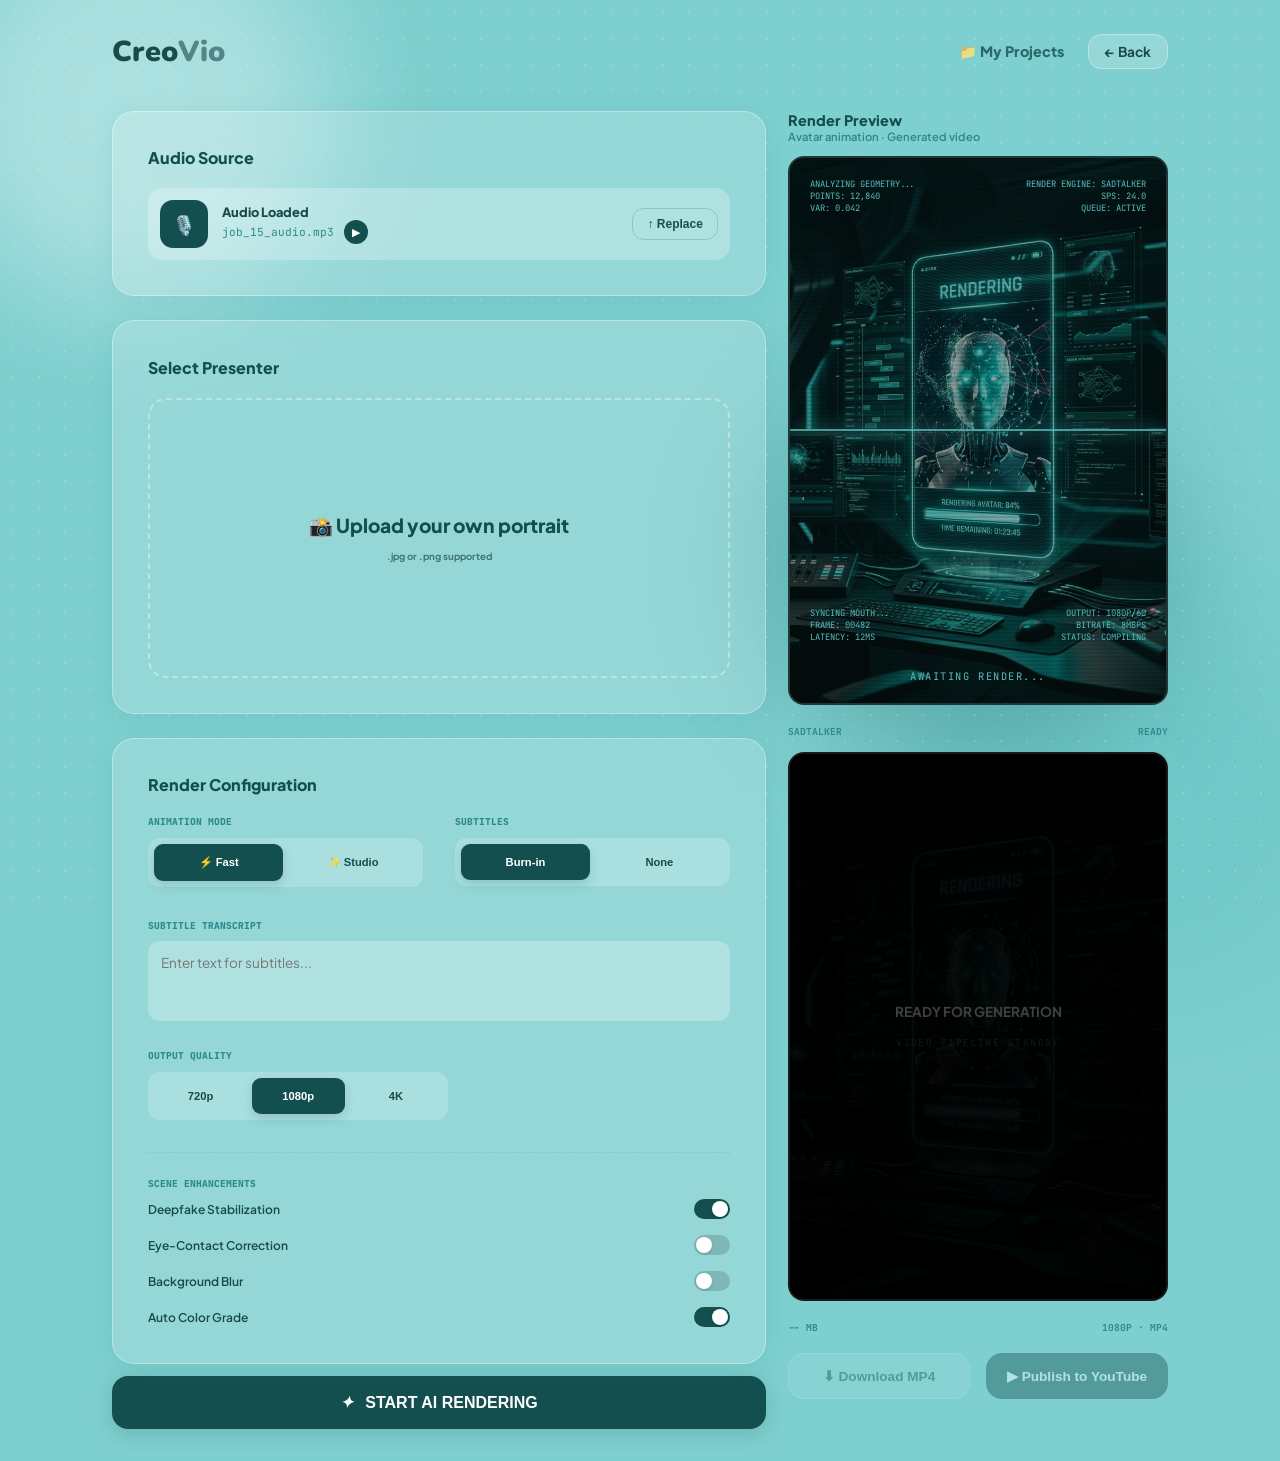
<file: video.html>
<!DOCTYPE html>
<html lang="en">
<head>
    <script src="config.js"></script>
    <meta charset="UTF-8">
    <meta name="viewport" content="width=device-width, initial-scale=1.0">
    <title>Video Presenter - CreoVio Studio</title>
    
    <link rel="preconnect" href="https://fonts.googleapis.com">
    <link rel="preconnect" href="https://fonts.gstatic.com" crossorigin>
    <link href="https://fonts.googleapis.com/css2?family=Plus+Jakarta+Sans:wght@500;700;800&family=JetBrains+Mono:wght@500;700&family=Nunito:wght@400;600;700;800;900&display=swap" rel="stylesheet">
    
    <style>
        :root {
            --bg-teal: #7ecfcf;
            --dark-teal: #144f4f;
            --mid-teal: #1f6b6b;
            --accent-teal: #5bbcbc;
            --muted-teal: #2d8a8a;
            --text-dark: #1a4a4a;
            --glass-bg: rgba(255, 255, 255, 0.18);
            --glass-border: rgba(255, 255, 255, 0.35);
            --card-hover: rgba(255, 255, 255, 0.27);
            --shadow-soft: 0 4px 24px rgba(45, 138, 138, 0.12);
        }

        * { margin: 0; padding: 0; box-sizing: border-box; -webkit-font-smoothing: antialiased; }

        body {
            background: var(--bg-teal);
            color: var(--text-dark);
            font-family: 'Plus Jakarta Sans', sans-serif;
            min-height: 100vh;
            overflow-x: hidden;
            position: relative;
        }

        /* Background texture and blobs */
        .dot-grid {
            position: fixed;
            inset: 0;
            background: radial-gradient(circle, rgba(255, 255, 255, 0.15) 1px, transparent 1px);
            background-size: 26px 26px;
            z-index: -1;
        }

        .blob {
            position: fixed;
            width: 400px;
            height: 400px;
            filter: blur(60px);
            opacity: 0.35;
            border-radius: 50%;
            z-index: -2;
            animation: blobDrift 20s infinite alternate ease-in-out;
        }
        .blob-1 { background: white; top: -10%; left: -5%; }
        .blob-2 { background: var(--accent-teal); bottom: -10%; right: -5%; animation-delay: -5s; }
        .blob-3 { background: var(--mid-teal); top: 40%; left: 60%; animation-duration: 25s; }

        @keyframes blobDrift { 0%{transform:translate(0,0) scale(1);} 100%{transform:translate(30px,40px) scale(1.1);} }
        @keyframes fadeDown { from{opacity:0;transform:translateY(-14px);} to{opacity:1;transform:translateY(0);} }
        @keyframes slideUp { from{opacity:0;transform:translateY(18px);} to{opacity:1;transform:translateY(0);} }
        @keyframes hologram { 
            0% { opacity: 0.7; transform: scale(1.02); filter: hue-rotate(0deg) brightness(1.2); }
            50% { opacity: 1; transform: scale(1); filter: hue-rotate(5deg) brightness(1.4); }
            100% { opacity: 0.7; transform: scale(1.02); filter: hue-rotate(0deg) brightness(1.2); }
        }
        @keyframes flicker {
            0% { opacity: 0.8; }
            5% { opacity: 0.4; }
            10% { opacity: 0.8; }
            15% { opacity: 0.9; }
            20% { opacity: 0.5; }
            25% { opacity: 1; }
            80% { opacity: 1; }
            90% { opacity: 0.6; }
            100% { opacity: 0.8; }
        }
        @keyframes scanline {
            0% { transform: translateY(-100%); }
            100% { transform: translateY(100%); }
        }
        @keyframes laserMove {
            0% { top: 0%; opacity: 0; }
            5% { opacity: 1; }
            95% { opacity: 1; }
            100% { top: 100%; opacity: 0; }
        }
        @keyframes hudFlicker {
            0%, 100% { opacity: 0.6; }
            50% { opacity: 0.2; }
            51% { opacity: 0.8; }
        }
        @keyframes glitchMove {
            0% { clip-path: inset(80% 0 0 0); }
            20% { clip-path: inset(20% 0 60% 0); }
            40% { clip-path: inset(50% 0 30% 0); }
            60% { clip-path: inset(10% 0 80% 0); }
            80% { clip-path: inset(40% 0 20% 0); }
            100% { clip-path: inset(80% 0 0 0); }
        }
        @keyframes barPulse { 0%,100%{height:5px;opacity:0.35;} 50%{height:22px;opacity:0.8;} }
        @keyframes spinStar { to{transform:rotate(360deg);} }
        @keyframes scanDown { 0%{top:3%;opacity:1;} 85%{top:97%;opacity:0.8;} 100%{top:3%;opacity:0;} }
        @keyframes ringExp { 0%{width:60px;height:60px;opacity:0.7;} 100%{width:160px;height:160px;opacity:0;} }
        @keyframes stPulse { 0%,100%{opacity:1;box-shadow:0 0 0 0 rgba(31,107,107,0.4);} 50%{box-shadow:0 0 0 5px rgba(31,107,107,0);} }
        @keyframes sdPulse { 0%,100%{opacity:1;} 50%{opacity:0.3;} }

        /* Layout Container */
        .wrapper {
            max-width: 1120px;
            margin: 0 auto;
            padding: 2rem;
        }

        header {
            display: flex;
            justify-content: space-between;
            align-items: center;
            margin-bottom: 2.5rem;
            animation: fadeDown 0.5s ease;
        }

        .logo {
            font-size: 1.8rem;
            font-weight: 900;
            color: var(--text-dark);
            font-family: 'Nunito', sans-serif;
        }
        .logo span { opacity: 0.6; }

        .header-meta { display: flex; align-items: center; gap: 1rem; }
        
        .ai-pill {
            background: var(--glass-bg);
            border: 1px solid var(--glass-border);
            padding: 8px 16px;
            border-radius: 100px;
            font-size: 0.75rem;
            font-weight: 800;
            display: flex;
            align-items: center;
            gap: 8px;
            backdrop-filter: blur(8px);
        }

        .dot { width: 6px; height: 6px; background: #34d399; border-radius: 50%; animation: stPulse 2s infinite; }

        .btn-back {
            background: var(--glass-bg);
            border: 1px solid var(--glass-border);
            padding: 8px 16px;
            border-radius: 14px;
            font-weight: 700;
            font-size: 0.85rem;
            color: var(--text-dark);
            text-decoration: none;
            backdrop-filter: blur(8px);
        }

        /* Progress Bar */
        .stage-bar {
            max-width: 600px;
            margin: 0 auto 3rem;
            display: flex;
            justify-content: space-between;
            align-items: center;
            position: relative;
        }

        .stage-bar::before {
            content: '';
            position: absolute;
            top: 15px;
            left: 0;
            right: 0;
            height: 1.5px;
            background: rgba(255,255,255,0.4);
            z-index: 0;
        }

        .step {
            width: 30px;
            height: 30px;
            background: var(--dark-teal);
            border-radius: 50%;
            display: flex;
            align-items: center;
            justify-content: center;
            color: white;
            font-size: 0.7rem;
            font-weight: 800;
            z-index: 1;
            position: relative;
            box-shadow: 0 0 0 4px var(--bg-teal);
        }

        .step.active {
            background: white;
            color: var(--dark-teal);
            box-shadow: 0 0 0 4px rgba(255,255,255,0.25), 0 0 0 8px var(--bg-teal);
        }

        .step.inactive { opacity: 0.4; }

        .step-label {
            position: absolute;
            top: 38px;
            font-size: 0.6rem;
            font-weight: 800;
            white-space: nowrap;
            text-transform: uppercase;
            letter-spacing: 0.05em;
            color: var(--muted-teal);
        }

        /* Two-Column Grid */
        .app-grid {
            display: grid;
            grid-template-columns: 1fr 380px;
            gap: 22px;
            align-items: stretch;
        }
        
        .controls-col {
            display: flex;
            flex-direction: column;
            justify-content: space-between;
        }

        /* Card System */
        .card {
            background: var(--glass-bg);
            border: 1.5px solid var(--glass-border);
            backdrop-filter: blur(16px);
            border-radius: 22px;
            padding: 2.2rem;
            box-shadow: var(--shadow-soft);
            margin-bottom: 0.8rem; /* Minimal gap */
            transition: all 0.3s ease;
            animation: slideUp 0.5s ease both;
        }

        .card:hover { background: var(--card-hover); border-color: rgba(255,255,255,0.5); }

        .card-title {
            font-size: 1rem;
            font-weight: 800;
            margin-bottom: 1.25rem;
            color: var(--dark-teal);
        }

        /* Audio Source Card */
        .audio-inner {
            background: rgba(255,255,255,0.25);
            border-radius: 14px;
            padding: 12px;
            display: flex;
            align-items: center;
            gap: 14px;
        }

        .mic-box {
            width: 48px;
            height: 48px;
            background: var(--dark-teal);
            border-radius: 13px;
            display: flex;
            align-items: center;
            justify-content: center;
            color: white;
            font-size: 1.2rem;
            animation: audioBreath 2s infinite ease-in-out;
        }

        .audio-meta { flex: 1; }
        .audio-status { font-size: 0.8rem; font-weight: 800; display: block; }
        .audio-file { font-family: 'JetBrains Mono', monospace; font-size: 0.7rem; color: var(--muted-teal); }

        .waveform { display: flex; align-items: flex-end; gap: 3px; height: 22px; padding: 0 10px; }
        .wf-bar {
            width: 3px;
            background: var(--dark-teal);
            opacity: 0.5;
            border-radius: 2px;
            animation: barPulse 1s infinite alternate;
        }

        .btn-replace {
            background: transparent;
            border: 1.5px solid rgba(20, 79, 79, 0.2);
            padding: 8px 14px;
            border-radius: 12px;
            font-size: 0.75rem;
            font-weight: 800;
            cursor: pointer;
            color: var(--dark-teal);
            transition: all 0.2s;
        }
        .btn-replace:hover { background: white; border-color: white; }

        /* Robot Grid */
        .robot-grid {
            display: grid;
            grid-template-columns: repeat(3, 1fr);
            gap: 12px;
            margin-bottom: 1.2rem;
        }

        .robot-slot {
            aspect-ratio: 1;
            border: 2px solid rgba(255,255,255,0.3);
            border-radius: 18px;
            display: flex;
            align-items: center;
            justify-content: center;
            cursor: pointer;
            position: relative;
            transition: all 0.3s;
        }

        .robot-slot:hover { border-color: white; background: rgba(255,255,255,0.1); }

        .robot-slot.selected {
            background: var(--dark-teal);
            border-color: var(--dark-teal);
            box-shadow: 0 8px 24px rgba(20, 79, 79, 0.3);
        }

        .robot-slot.selected svg path,
        .robot-slot.selected svg rect,
        .robot-slot.selected svg circle { stroke: white; }

        .check-badge {
            position: absolute;
            top: -6px;
            right: -6px;
            width: 20px;
            height: 20px;
            background: white;
            border-radius: 50%;
            display: flex;
            align-items: center;
            justify-content: center;
            color: var(--dark-teal);
            font-size: 0.7rem;
            opacity: 0;
            transform: scale(0.5);
            transition: all 0.3s;
        }

        .robot-slot.selected .check-badge { opacity: 1; transform: scale(1); }

        .upload-dashed {
            border: 2px dashed rgba(255,255,255,0.35);
            border-radius: 18px;
            padding: 1.2rem;
            text-align: center;
            cursor: pointer;
            transition: all 0.3s;
        }
        .upload-dashed:hover { background: rgba(255,255,255,0.1); border-color: white; }
        .upload-dashed span { display: block; font-size: 0.75rem; font-weight: 800; color: var(--muted-teal); }
        .upload-dashed small { font-size: 0.6rem; opacity: 0.6; }

        /* Render Config */
        .config-grid { display: grid; grid-template-columns: 1fr 1fr; gap: 1.5rem; margin-bottom: 1.5rem; }
        .config-label {
            font-family: 'JetBrains Mono', monospace;
            font-size: 0.6rem;
            font-weight: 800;
            color: var(--muted-teal);
            text-transform: uppercase;
            margin-bottom: 0.6rem;
            display: block;
        }

        select {
            width: 100%;
            padding: 12px;
            background: rgba(255,255,255,0.25);
            border: 1.5px solid transparent;
            border-radius: 12px;
            color: var(--text-dark);
            font-weight: 700;
            font-size: 0.85rem;
            outline: none;
            cursor: pointer;
        }
        select:focus { border-color: var(--accent-teal); background: white; }

        .toggle-row {
            display: flex;
            gap: 5px;
            background: rgba(255,255,255,0.2);
            padding: 4px;
            border-radius: 12px;
        }

        .toggle-btn {
            flex: 1;
            padding: 10px;
            border-radius: 9px;
            border: none;
            font-size: 0.7rem;
            font-weight: 800;
            color: var(--text-dark);
            background: transparent;
            cursor: pointer;
            transition: all 0.3s;
        }

        .toggle-btn.active {
            background: var(--dark-teal);
            color: white;
            box-shadow: 0 4px 12px rgba(20, 79, 79, 0.2);
        }

        /* Start Render Btn */
        .btn-render {
            width: 100%;
            background: var(--dark-teal);
            color: white;
            border: none;
            padding: 17px;
            border-radius: 16px;
            font-size: 1rem;
            font-weight: 800;
            display: flex;
            align-items: center;
            justify-content: center;
            gap: 12px;
            cursor: pointer;
            transition: all 0.3s ease;
            box-shadow: 0 4px 20px rgba(20, 79, 79, 0.2);
        }

        .btn-render:hover { background: var(--mid-teal); transform: translateY(-2px); box-shadow: 0 8px 30px rgba(20, 79, 79, 0.3); }

        .btn-render i { animation: spinStar 4s linear infinite; }

        /* Right Column Preview */
        .preview-area { position: sticky; top: 2rem; }
        .preview-header { margin-bottom: 0.8rem; }
        .preview-header h3 { font-size: 0.9rem; font-weight: 800; color: var(--dark-teal); }
        .preview-header p { font-size: 0.7rem; color: var(--muted-teal); font-weight: 600; }

        .panel-stack { display: flex; flex-direction: column; gap: 14px; }

        .preview-panel {
            background: #0d3535;
            aspect-ratio: 9/13;
            border-radius: 16px;
            position: relative;
            overflow: hidden;
            border: 2px solid rgba(255,255,255,0.1);
        }


        .label-monospace {
            position: absolute; bottom: 20px;
            font-family: 'JetBrains Mono', monospace; font-size: 0.65rem;
            color: var(--accent-teal); letter-spacing: 0.15em;
            animation: sdPulse 1.5s infinite;
            z-index: 20;
        }

        .hologram-img {
            animation: hologram 4s infinite ease-in-out, flicker 0.2s infinite;
            mix-blend-mode: screen;
            opacity: 0.9;
        }

        .scanline-overlay {
            position: absolute; inset: 0;
            background: linear-gradient(to bottom, transparent 50%, rgba(0,0,0,0.1) 50%);
            background-size: 100% 4px;
            z-index: 18;
            pointer-events: none;
            display: block;
        }

        .laser-line {
            position: absolute; left: 0; right: 0; height: 2px;
            background: rgba(91, 188, 188, 0.8);
            box-shadow: 0 0 15px rgba(91, 188, 188, 0.9), 0 0 30px rgba(91, 188, 188, 0.5);
            z-index: 19;
            animation: laserMove 3s infinite linear;
            display: block;
        }

        .hud-data {
            position: absolute; font-family: 'JetBrains Mono', monospace;
            font-size: 0.55rem; color: var(--accent-teal);
            z-index: 21; text-transform: uppercase;
            animation: hudFlicker 4s infinite;
            display: block;
            pointer-events: none;
        }
        .hud-tl { top: 20px; left: 20px; }
        .hud-tr { top: 20px; right: 20px; text-align: right; }
        .hud-bl { bottom: 60px; left: 20px; }
        .hud-br { bottom: 60px; right: 20px; text-align: right; }

        /* Render Overlay */
        .render-overlay {
            position: absolute; inset: 0;
            background: rgba(5,20,20,0.88);
            z-index: 100;
            display: flex; flex-direction: column; align-items: center; justify-content: center;
            padding: 2rem; opacity: 0; pointer-events: none; transition: all 0.4s;
        }
        .render-overlay.active { opacity: 1; pointer-events: all; }

        .percent-val { font-family: 'JetBrains Mono', monospace; font-size: 26px; font-weight: 700; color: var(--accent-teal); margin-bottom: 1.5rem; }
        
        .pbar-container { width: 100%; height: 5px; background: rgba(255,255,255,0.1); border-radius: 100px; margin-bottom: 1rem; overflow: hidden; }
        .pbar-fill { height: 100%; width: 0%; background: linear-gradient(90deg, var(--accent-teal), var(--muted-teal)); box-shadow: 0 0 15px var(--accent-teal); transition: width 0.1s; }
        
        .step-log { font-family: 'JetBrains Mono', monospace; font-size: 0.65rem; color: var(--accent-teal); text-transform: uppercase; }

        /* Panel 2 Generated Video */
        .video-panel { background: #000; display: flex; align-items: center; justify-content: center; flex-direction: column; }
        .video-panel-empty { opacity: 0.25; text-align: center; padding: 2rem; }
        .video-panel-empty i { font-size: 3rem; margin-bottom: 1rem; display: block; }
        .video-panel-empty p { font-size: 0.75rem; font-weight: 700; color: white; line-height: 1.4; }

        .fake-player { position: absolute; inset: 0; display: none; background: #000; flex-direction: column; }
        .fake-player-view { flex: 1; position: relative; overflow: hidden; display: flex; align-items: center; justify-content: center; }
        
        /* Video silhouette and lip sync */
        .silhouette { width: 120px; height: 120px; opacity: 0.8; }
        .mouth-dots { display: flex; gap: 4px; position: absolute; bottom: 85px; }
        .m-dot { width: 4px; height: 4px; background: white; border-radius: 50%; opacity: 0; }
        .fake-player.playing .m-dot { animation: dotDance 0.4s infinite alternate; opacity: 1; }
        @keyframes dotDance { to { transform: translateY(-4px); } }

        .play-overlay { width: 50px; height: 50px; background: rgba(91,188,188,0.2); border: 1.5px solid var(--accent-teal); border-radius: 50%; display: flex; align-items: center; justify-content: center; color: var(--accent-teal); cursor: pointer; transition: all 0.3s; z-index: 10; }
        .play-overlay:hover { transform: scale(1.1); background: rgba(91,188,188,0.3); }

        .controls-bar {
            background: rgba(255,255,255,0.08); backdrop-filter: blur(8px);
            padding: 10px 15px; display: flex; align-items: center; gap: 12px;
        }
        .scrubber { flex: 1; height: 4px; background: rgba(255,255,255,0.15); border-radius: 100px; position: relative; cursor: pointer; }
        .scrubber-fill { position: absolute; left: 0; top: 0; height: 100%; width: 0%; background: var(--accent-teal); border-radius: 100px; }
        .timecode { font-family: 'JetBrains Mono', monospace; font-size: 0.6rem; color: rgba(255,255,255,0.5); }

        .badge-ready {
            position: absolute; top: -10px; right: -5px;
            background: rgba(52,211,153,0.15); color: #34d399;
            padding: 4px 10px; border-radius: 6px; font-size: 0.65rem; font-weight: 800;
            border: 1px solid rgba(52,211,153,0.3); display: none; z-index: 10;
        }

        /* Action Buttons */
        .bottom-actions { margin-top: 1.2rem; display: grid; grid-template-columns: 1fr 1fr; gap: 12px; }
        .btn-action {
            padding: 14px; border-radius: 16px; font-size: 0.85rem; font-weight: 800; cursor: pointer;
            transition: all 0.3s; display: flex; align-items: center; justify-content: center; gap: 8px; text-decoration: none;
            width: 100%;
        }
        .btn-ghost { background: var(--glass-bg); border: 1.5px solid var(--glass-border); color: var(--dark-teal); opacity: 0.4; pointer-events: none; }
        .btn-solid-action { background: var(--dark-teal); border: none; color: white; opacity: 0.4; pointer-events: none; }

        .btn-action.ready { opacity: 1; pointer-events: all; }
        .btn-action.ready:hover { transform: translateY(-2px); box-shadow: 0 4px 12px rgba(0,0,0,0.1); }

        /* Panel Labels */
        .p-label { display: flex; justify-content: space-between; margin-top: 6px; }
        .p-label span { font-family: 'JetBrains Mono', monospace; font-size: 0.6rem; color: var(--muted-teal); font-weight: 700; text-transform: uppercase; }
    </style>
</head>
<body>

    <div class="dot-grid"></div>
    <div class="blob blob-1"></div>
    <div class="blob blob-2"></div>
    <div class="blob blob-3"></div>

    <div class="wrapper">
        <header class="app-header">
            <div class="logo">Creo<span>Vio</span></div>
            <div class="header-right" style="display: flex; gap: 1.5rem; align-items: center;">
                <a href="projects.html" style="color: var(--dark-teal); font-weight: 800; text-decoration: none; font-size: 0.9rem; display: flex; align-items: center; gap: 0.4rem; opacity: 0.8; transition: opacity 0.3s;" onmouseover="this.style.opacity='1'" onmouseout="this.style.opacity='0.8'">
                    📁 My Projects
                </a>
                <a href="dashboard.html" class="btn-back">← Back</a>
            </div>
        </header>


        <main class="app-grid" style="align-items: stretch;">
            <!-- Controls Column -->
            <div class="controls-col">
                <!-- Audio Source -->
                <div class="card" style="animation-delay: 0.15s; margin-bottom: 1.5rem;">
                    <div class="card-title">Audio Source</div>
                    <div class="audio-inner">
                        <div class="mic-box">🎙️</div>
                        <div class="audio-meta">
                            <span class="audio-status">Audio Loaded</span>
                            <div style="display: flex; align-items: center; gap: 10px;">
                                <span class="audio-file" id="displayAudioFile">job_15_audio.mp3</span>
                                <button id="playAudioBtn" onclick="previewAudio()" style="background: var(--dark-teal); color: white; border: none; width: 24px; height: 24px; border-radius: 50%; display: flex; align-items: center; justify-content: center; cursor: pointer; font-size: 0.7rem;">▶</button>
                            </div>
                            <audio id="previewAudioElement" style="display: none;"></audio>
                        </div>
                        <div class="waveform">
                            <div class="wf-bar" style="animation-delay: 0.1s;"></div>
                            <div class="wf-bar" style="animation-delay: 0.2s;"></div>
                            <div class="wf-bar" style="animation-delay: 0.3s;"></div>
                            <div class="wf-bar" style="animation-delay: 0.4s;"></div>
                            <div class="wf-bar" style="animation-delay: 0.5s;"></div>
                            <div class="wf-bar" style="animation-delay: 0.6s;"></div>
                            <div class="wf-bar" style="animation-delay: 0.7s;"></div>
                        </div>
                        <button class="btn-replace" onclick="document.getElementById('audioInput').click()">↑ Replace</button>
                        <input type="file" id="audioInput" accept="audio/*" style="display: none;">
                    </div>
                </div>

                <!-- Select Avatar -->
                <div class="card" style="animation-delay: 0.28s; margin-bottom: 1.5rem;">
                    <div class="card-title">Select Presenter</div>
                    <div class="upload-dashed" id="uploadBox" onclick="document.getElementById('imageInput').click()" style="padding: 5rem 1rem; position: relative; overflow: hidden; min-height: 280px; display: flex; align-items: center; justify-content: center;">
                        <div id="uploadPlaceholder">
                            <span style="font-size: 1.2rem; margin-bottom: 0.8rem; color: var(--dark-teal)">📸 Upload your own portrait</span>
                            <small style="font-weight: 700; opacity: 0.7; display: block;">.jpg or .png supported</small>
                        </div>
                        <img id="uploadThumb" style="display: none; position: absolute; inset: 0; width: 100%; height: 100%; object-fit: cover; opacity: 0.3;">
                        <input type="file" id="imageInput" accept="image/*" style="display: none;">
                    </div>
                    
                    <!-- AI Analysis Features (Fills Space) -->
                    <div id="aiAnalysis" style="margin-top: 1.5rem; display: none; animation: fadeIn 0.5s ease;">
                        <div style="display: flex; justify-content: space-between; margin-bottom: 0.8rem;">
                            <span style="font-size: 0.7rem; font-weight: 700; color: var(--dark-teal);">LIGHTING QUALITY</span>
                            <span style="font-size: 0.7rem; font-weight: 800; color: #059669;">OPTIMAL</span>
                        </div>
                        <div style="width: 100%; height: 4px; background: rgba(0,0,0,0.1); border-radius: 2px; margin-bottom: 1.2rem;">
                            <div style="width: 92%; height: 100%; background: #10b981; border-radius: 2px;"></div>
                        </div>
                        <div style="display: grid; grid-template-columns: 1fr 1fr; gap: 1rem;">
                            <div style="background: rgba(255,255,255,0.2); padding: 10px; border-radius: 10px; text-align: center;">
                                <div style="font-size: 0.6rem; opacity: 0.6;">POSE</div>
                                <div style="font-size: 0.75rem; font-weight: 800;">FRONTAL</div>
                            </div>
                            <div style="background: rgba(255,255,255,0.2); padding: 10px; border-radius: 10px; text-align: center;">
                                <div style="font-size: 0.6rem; opacity: 0.6;">RES</div>
                                <div style="font-size: 0.75rem; font-weight: 800;">4K READY</div>
                            </div>
                        </div>
                    </div>
                </div>

                <!-- Config -->
                <div class="card" style="animation-delay: 0.42s;">
                    <div class="card-title">Render Configuration</div>
                    <div class="config-grid" style="gap: 2rem; margin-bottom: 2rem;">
                        <div>
                            <label class="config-label">Animation Mode</label>
                            <div class="toggle-row" id="engineToggle" style="padding: 6px;">
                                <button class="toggle-btn active" onclick="setEngineMode(this, 'fast')" style="padding: 12px;">⚡ Fast</button>
                                <button class="toggle-btn" onclick="setEngineMode(this, 'studio')" style="padding: 12px;">✨ Studio</button>
                            </div>
                            <input type="hidden" id="engineMode" value="fast">
                        </div>
                        <div>
                            <label class="config-label">Subtitles</label>
                            <div class="toggle-row" style="padding: 6px;">
                                <button class="toggle-btn active" onclick="togglePair(this)" style="padding: 12px;">Burn-in</button>
                                <button class="toggle-btn" onclick="togglePair(this)" style="padding: 12px;">None</button>
                            </div>
                        </div>
                    </div>
                    
                    <div style="margin-bottom: 1.5rem;">
                        <label class="config-label">Subtitle Transcript</label>
                        <textarea id="transcriptInput" style="width: 100%; height: 80px; background: rgba(255,255,255,0.25); border: 1.5px solid transparent; border-radius: 12px; padding: 12px; color: var(--text-dark); font-family: inherit; font-size: 0.85rem; outline: none; resize: none;" placeholder="Enter text for subtitles..."></textarea>
                    </div>
                    <label class="config-label">Output Quality</label>
                    <div class="toggle-row" style="max-width: 300px; padding: 6px; margin-bottom: 2rem;">
                        <button class="toggle-btn" onclick="togglePair(this)" style="padding: 12px;">720p</button>
                        <button class="toggle-btn active" onclick="togglePair(this)" style="padding: 12px;">1080p</button>
                        <button class="toggle-btn" onclick="togglePair(this)" style="padding: 12px;">4K</button>
                    </div>

                    <!-- Scene Enhancement (Fills Space) -->
                    <div style="padding-top: 1.5rem; border-top: 1.5px dashed rgba(20, 79, 79, 0.1);">
                        <label class="config-label">Scene Enhancements</label>
                        <div style="display: flex; flex-direction: column; gap: 1rem;">
                            <div style="display: flex; justify-content: space-between; align-items: center;">
                                <span style="font-size: 0.75rem; font-weight: 600;">Deepfake Stabilization</span>
                                <div class="toggle-switch on" onclick="toggleSwitch(this)" style="width: 36px; height: 20px; background: var(--dark-teal); border-radius: 12px; position: relative; cursor: pointer; transition: background 0.3s;">
                                    <div class="toggle-knob" style="width: 16px; height: 16px; background: white; border-radius: 50%; position: absolute; top: 2px; right: 2px; transition: all 0.3s cubic-bezier(0.4, 0, 0.2, 1); box-shadow: 0 1px 3px rgba(0,0,0,0.2);"></div>
                                </div>
                            </div>
                            <div style="display: flex; justify-content: space-between; align-items: center;">
                                <span style="font-size: 0.75rem; font-weight: 600;">Eye-Contact Correction</span>
                                <div class="toggle-switch off" onclick="toggleSwitch(this)" style="width: 36px; height: 20px; background: rgba(0,0,0,0.15); border-radius: 12px; position: relative; cursor: pointer; transition: background 0.3s;">
                                    <div class="toggle-knob" style="width: 16px; height: 16px; background: white; border-radius: 50%; position: absolute; top: 2px; left: 2px; transition: all 0.3s cubic-bezier(0.4, 0, 0.2, 1); box-shadow: 0 1px 3px rgba(0,0,0,0.2);"></div>
                                </div>
                            </div>
                            <div style="display: flex; justify-content: space-between; align-items: center;">
                                <span style="font-size: 0.75rem; font-weight: 600;">Background Blur</span>
                                <div class="toggle-switch off" onclick="toggleSwitch(this)" style="width: 36px; height: 20px; background: rgba(0,0,0,0.15); border-radius: 12px; position: relative; cursor: pointer; transition: background 0.3s;">
                                    <div class="toggle-knob" style="width: 16px; height: 16px; background: white; border-radius: 50%; position: absolute; top: 2px; left: 2px; transition: all 0.3s cubic-bezier(0.4, 0, 0.2, 1); box-shadow: 0 1px 3px rgba(0,0,0,0.2);"></div>
                                </div>
                            </div>
                            <div style="display: flex; justify-content: space-between; align-items: center;">
                                <span style="font-size: 0.75rem; font-weight: 600;">Auto Color Grade</span>
                                <div class="toggle-switch on" onclick="toggleSwitch(this)" style="width: 36px; height: 20px; background: var(--dark-teal); border-radius: 12px; position: relative; cursor: pointer; transition: background 0.3s;">
                                    <div class="toggle-knob" style="width: 16px; height: 16px; background: white; border-radius: 50%; position: absolute; top: 2px; right: 2px; transition: all 0.3s cubic-bezier(0.4, 0, 0.2, 1); box-shadow: 0 1px 3px rgba(0,0,0,0.2);"></div>
                                </div>
                            </div>
                        </div>
                    </div>

                </div>

                <button class="btn-render" id="renderBtn" onclick="startRender()">
                    <i>✦</i> START AI RENDERING
                </button>
            </div>

            <!-- Preview Column -->
            <div class="preview-col">
                <div class="preview-area">
                    <div class="preview-header">
                        <h3>Render Preview</h3>
                        <p>Avatar animation · Generated video</p>
                    </div>

                    <div class="panel-stack">
                        <!-- Panel 1: Animation -->
                        <div class="preview-panel" id="panel1" style="display: flex; align-items: center; justify-content: center; background: #082020;">

                            <img id="userPortraitPreview" style="position: absolute; inset: 0; width: 100%; height: 100%; object-fit: cover; object-position: top; display: none; z-index: 10; animation: slideUp 0.8s ease;">
                            <img id="renderReviewImg" src="render_preview.png" style="position: absolute; inset: 0; width: 100%; height: 100%; object-fit: cover; display: none; z-index: 15;">
                            
                            <div id="scanlineOverlay" class="scanline-overlay"></div>
                            <div id="laserLine" class="laser-line"></div>
                            
                            <!-- HUD Elements -->
                            <div class="hud-data hud-tl" id="hud1">ANALYZING GEOMETRY...<br>POINTS: 12,840<br>VAR: 0.042</div>
                            <div class="hud-data hud-tr" id="hud2">RENDER ENGINE: SADTALKER<br>SPS: 24.0<br>QUEUE: ACTIVE</div>
                            <div class="hud-data hud-bl" id="hud3">SYNCING MOUTH...<br>FRAME: 00482<br>LATENCY: 12ms</div>
                            <div class="hud-data hud-br" id="hud4">OUTPUT: 1080P/60<br>BITRATE: 8MBPS<br>STATUS: COMPILING</div>

                            <!-- Idle State (Lab Preview) -->
                            <img id="idleLabPreview" src="render_preview.png" style="position: absolute; inset: 0; width: 100%; height: 100%; object-fit: cover; opacity: 0.6; z-index: 5;">

                            <div class="label-monospace" id="renderLabel">AWAITING RENDER...</div>

                            <!-- Overlay -->
                            <div class="render-overlay" id="renderOverlay">
                                <div class="percent-val" id="percentCount">0%</div>
                                <div class="pbar-container">
                                    <div class="pbar-fill" id="pbarFill"></div>
                                </div>
                                <div class="step-log" id="stepLog">LOADING MODEL...</div>
                                <div id="etaDisplay" style="font-family:'JetBrains Mono',monospace;font-size:0.6rem;color:var(--accent-teal);margin-top:0.5rem;opacity:0.7;"></div>
                            </div>
                        </div>

                        <div class="p-label">
                            <span id="appliedEngine">SadTalker</span>
                            <span id="appliedBot">READY</span>
                        </div>

                        <!-- Panel 2: Final Video -->
                        <div class="preview-panel video-panel">
                            <div class="badge-ready" id="readyBadge">Ready to Download</div>
                            
                            <div class="video-panel-empty" id="videoEmpty" style="position: relative; overflow: hidden; display: flex; align-items: center; justify-content: center; width: 100%; height: 100%;">
                                <img src="render_preview.png" style="position: absolute; inset: 0; width: 100%; height: 100%; object-fit: cover; opacity: 0.2;">
                                <div style="position: relative; z-index: 2; text-align: center; padding: 2rem;">
                                    <p style="font-size: 0.85rem; font-weight: 700; color: white; margin-bottom: 0.5rem;">READY FOR GENERATION</p>
                                    <span class="label-monospace" style="position: static; opacity: 0.5; font-size: 0.6rem;">VIDEO PIPELINE STANDBY</span>
                                </div>
                            </div>

                            <div class="fake-player" id="fakePlayer" style="background: #000; width: 100%; height: 100%;">
                                <video id="realVideoPlayer" controls style="width: 100%; height: 100%; object-fit: contain; display: block;">
                                    Your browser does not support the video tag.
                                </video>
                            </div>
                        </div>
                        <div class="p-label">
                            <span id="fileSizeLabel">-- MB</span>
                            <span>1080p · MP4</span>
                        </div>
                    </div>

                    <div class="bottom-actions" style="display: grid; grid-template-columns: 1fr 1fr; gap: 1rem;">
                        <button class="btn-action btn-ghost" id="dlBtn" onclick="downloadVideo()">⬇ Download MP4</button>
                        <button class="btn-action btn-solid-action" id="pubBtn">▶ Publish to YouTube</button>
                    </div>
                </div>
            </div>
        </main>
    </div>

    <script src="creovio.js"></script>
    <script>
        let currentSec = 0;
        let isPlaying = false;
        let playInterval = null;
        const stages = ["LOADING MODEL...", "SYNCING AUDIO...", "ANIMATING FACE...", "3D MOTION PASS...", "BURNING SUBS...", "ENCODING MP4...", "COMPLETE ✓"];

        function toggleSwitch(el) {
            if (el.classList.contains('on')) {
                el.classList.remove('on');
                el.classList.add('off');
                el.style.background = 'rgba(0,0,0,0.15)';
                el.querySelector('.toggle-knob').style.left = '2px';
                el.querySelector('.toggle-knob').style.right = 'auto';
            } else {
                el.classList.remove('off');
                el.classList.add('on');
                el.style.background = 'var(--dark-teal)';
                el.querySelector('.toggle-knob').style.right = '2px';
                el.querySelector('.toggle-knob').style.left = 'auto';
            }
        }

        // Init from State and URL Params
        window.addEventListener('load', () => {
            const urlParams = new URLSearchParams(window.location.search);
            const urlAudio = urlParams.get('audio');
            const urlJobId = urlParams.get('job_id');
            const urlText = urlParams.get('text');

            if (urlAudio && urlJobId) {
                CreoVio.updateState({
                    currentJobId: urlJobId,
                    audioUrl: urlAudio,
                    text: urlText || ""
                });
            }

            if (CreoVio.state.audioUrl) {
                const parts = CreoVio.state.audioUrl.split('/');
                document.getElementById('displayAudioFile').innerText = parts[parts.length - 1];
                document.getElementById('previewAudioElement').src = CreoVio.state.audioUrl;
            }

            if (CreoVio.state.text) {
                document.getElementById('transcriptInput').value = CreoVio.state.text;
            }
        });

        function previewAudio() {
            const audio = document.getElementById('previewAudioElement');
            const btn = document.getElementById('playAudioBtn');
            
            if (audio.paused) {
                audio.play();
                btn.innerText = "⏸";
            } else {
                audio.pause();
                btn.innerText = "▶";
            }
            
            audio.onended = () => { btn.innerText = "▶"; };
        }

        function togglePair(btn) {
            const parent = btn.parentElement;
            parent.querySelectorAll('.toggle-btn').forEach(b => b.classList.remove('active'));
            btn.classList.add('active');
        }

        function setEngineMode(btn, mode) {
            togglePair(btn);
            document.getElementById('engineMode').value = mode;
        }

        async function startRender() {
            const jobId = CreoVio.state.currentJobId;
            if (!jobId) return alert("No active job found. Please generate audio first.");

            const btn = document.getElementById('renderBtn');
            const overlay = document.getElementById('renderOverlay');
            const pFill = document.getElementById('pbarFill');
            const pCount = document.getElementById('percentCount');
            const log = document.getElementById('stepLog');
            
            const engineMode = document.getElementById('engineMode').value;
            const engine = engineMode;
            const subtitleBtn = document.querySelector('.toggle-row .toggle-btn.active');
            const subtitleMode = subtitleBtn.innerText.toLowerCase() === 'burn-in' ? 'burn' : 'none';
            const imageInput = document.getElementById('imageInput');
            const transcriptInput = document.getElementById('transcriptInput');

            document.getElementById('appliedEngine').innerText = engine.toUpperCase();

            btn.disabled = true;
            btn.style.opacity = "0.6";
            overlay.classList.add('active');

            // Show Lab Preview
            const idlePreview = document.getElementById('idleLabPreview');
            if (idlePreview) idlePreview.style.display = 'none';
            
            const labImg = document.getElementById('renderReviewImg');
            labImg.style.display = 'block';
            labImg.classList.add('hologram-img');
            
            document.getElementById('scanlineOverlay').style.display = 'block';
            document.getElementById('laserLine').style.display = 'block';
            document.querySelectorAll('.hud-data').forEach(h => h.style.display = 'block');
            
            document.getElementById('renderLabel').innerText = "AI LAB SCAN ACTIVE";
            document.getElementById('renderLabel').style.color = "white";

            const formData = new FormData();
            formData.append('job_id', jobId);
            formData.append('avatar_engine', engine);
            formData.append('subtitle_mode', subtitleMode);
            if (transcriptInput.value.trim()) {
                formData.append('transcript', transcriptInput.value.trim());
            }
            if (imageInput.files[0]) {
                formData.append('image', imageInput.files[0]);
            }

            try {
                log.innerText = "INITIALIZING PIPELINE...";
                const res = await fetch(`${window.API_URL}/generate-video/`, {
                    method: 'POST',
                    body: formData
                });
                
                if (!res.ok) {
                    const err = await res.json();
                    throw new Error(err.detail || "Failed to start rendering");
                }

                // Start Polling
                pollStatus(jobId);

            } catch (e) {
                alert("Render error: " + e.message);
                overlay.classList.remove('active');
                btn.disabled = false;
                btn.style.opacity = "1";
            }
        }

        async function pollStatus(jobId) {
            const pFill   = document.getElementById('pbarFill');
            const pCount  = document.getElementById('percentCount');
            const log     = document.getElementById('stepLog');
            const startTs = Date.now();

            let etaEl = document.getElementById('etaDisplay');

            // Try WebSocket first for real-time updates
            let wsWorking = false;
            try {
                const ws = new WebSocket(`${window.API_URL.replace("https://", "wss://").replace("http://", "ws://")}/ws/jobs`);
                ws.onopen = () => { wsWorking = true; };
                ws.onmessage = (evt) => {
                    const d = JSON.parse(evt.data);
                    if (d.job_id != jobId) return;
                    pFill.style.width  = d.progress + '%';
                    pCount.innerText   = d.progress + '%';
                    log.innerText      = d.status;
                    updateETA(startTs, d.progress, etaEl);
                    if (d.status === 'COMPLETE') {
                        ws.close();
                        fetchAndFinish(jobId);
                    } else if (d.status === 'FAILED') {
                        ws.close();
                        alert('Render failed on server.');
                        resetRenderBtn();
                    }
                };
                ws.onerror = () => { wsWorking = false; };
            } catch(e) { wsWorking = false; }

            // Fallback: HTTP polling if WS fails
            await new Promise(r => setTimeout(r, 1500));
            if (!wsWorking) {
                const poll = setInterval(async () => {
                    try {
                        const res  = await fetch(`${window.API_URL}/jobs/${jobId}/status`);
                        const data = await res.json();
                        const fakeP = Math.min(95, (Date.now() - startTs) / 1000 / 1.5);
                        pFill.style.width = fakeP + '%';
                        pCount.innerText  = Math.floor(fakeP) + '%';
                        updateETA(startTs, fakeP, etaEl);

                        const labels = {
                            'TTS_DONE':   'PREPARING ASSETS...',
                            'AVATAR_DONE':'ENCODING VIDEO...',
                            'PENDING':    'ANIMATING FACE...',
                        };
                        log.innerText = labels[data.status] || 'PIPELINE ACTIVE...';

                        if (data.status === 'VIDEO_DONE') {
                            clearInterval(poll);
                            pFill.style.width = '100%';
                            pCount.innerText  = '100%';
                            log.innerText     = 'COMPLETE ✓';
                            etaEl.innerText   = '';
                            CreoVio.updateState({
                                videoUrl: data.video_path.startsWith('/') ? data.video_path : '/' + data.video_path
                            });
                            setTimeout(finishRender, 800);
                        } else if (data.status === 'FAILED') {
                            clearInterval(poll);
                            alert('Rendering failed on server.');
                            resetRenderBtn();
                        }
                    } catch(e) { console.error('Poll error:', e); }
                }, 3000);
            }
        }

        function updateETA(startTs, progress, el) {
            if (!el) return;
            if (progress < 5) { el.innerText = 'Calculating ETA...'; return; }
            const elapsed = (Date.now() - startTs) / 1000;
            const total   = elapsed / (progress / 100);
            const remain  = Math.max(0, total - elapsed);
            const mins    = Math.floor(remain / 60);
            const secs    = Math.floor(remain % 60);
            el.innerText  = mins > 0
                ? `ETA: ~${mins}m ${secs}s remaining`
                : `ETA: ~${secs}s remaining`;
        }

        async function fetchAndFinish(jobId) {
            const res  = await fetch(`${window.API_URL}/jobs/${jobId}/status`);
            const data = await res.json();
            CreoVio.updateState({
                videoUrl: data.video_path?.startsWith('/') ? data.video_path : '/' + data.video_path,
                status: 'video_ready'
            });
            setTimeout(finishRender, 800);
        }

        function resetRenderBtn() {
            document.getElementById('renderOverlay').classList.remove('active');
            const btn = document.getElementById('renderBtn');
            btn.disabled = false;
            btn.style.opacity = '1';
            const etaEl = document.getElementById('etaDisplay');
            if (etaEl) etaEl.innerText = '';
        }

        function finishRender() {
            document.getElementById('renderOverlay').classList.remove('active');
            const labImg = document.getElementById('renderReviewImg');
            labImg.classList.remove('hologram-img');
            document.getElementById('scanlineOverlay').style.display = 'none';
            document.getElementById('laserLine').style.display = 'none';
            document.querySelectorAll('.hud-data').forEach(h => h.style.display = 'none');
            
            document.getElementById('renderLabel').innerText = "RENDER COMPLETE ✓";
            document.getElementById('renderLabel').style.color = "#34d399";
            document.getElementById('renderLabel').style.animation = "none";
            
            document.getElementById('videoEmpty').style.display = 'none';
            const fakePlayer = document.getElementById('fakePlayer');
            fakePlayer.style.display = 'flex';
            
            const realPlayer = document.getElementById('realVideoPlayer');
            if (CreoVio.state.videoUrl) {
                const videoUrlWithCacheBust = CreoVio.state.videoUrl + "?t=" + new Date().getTime();
                realPlayer.src = videoUrlWithCacheBust;
                realPlayer.load();
            }
            
            document.getElementById('readyBadge').style.display = 'block';
            document.getElementById('fileSizeLabel').innerText = "READY";

            document.getElementById('dlBtn').classList.add('ready');
            document.getElementById('pubBtn').classList.add('ready');
            
            const btn = document.getElementById('renderBtn');
            btn.disabled = false;
            btn.style.opacity = "1";
            btn.innerHTML = "<i>✦</i> RE-RENDER?";

            // MANUAL-PIPELINE: Enable the Publish Button
            const pubBtn = document.getElementById('pubBtn');
            pubBtn.classList.add('ready');
            pubBtn.onclick = () => {
                window.location.href = `/youtube?video=${encodeURIComponent(CreoVio.state.videoUrl)}&job_id=${CreoVio.state.currentJobId}`;
            };
            document.getElementById('readyBadge').innerText = "Video Ready for YouTube!";
        }

        function downloadVideo() {
            if (CreoVio.state.videoUrl) {
                const link = document.createElement('a');
                link.href = CreoVio.state.videoUrl;
                link.download = 'generated_video.mp4';
                link.click();
            } else {
                alert("Video not ready.");
            }
        }

        // Handle File Inputs
        document.getElementById('audioInput').addEventListener('change', async (e) => {
            if (e.target.files[0]) {
                const file = e.target.files[0];
                document.getElementById('displayAudioFile').innerText = "UPLOADING...";
                
                const formData = new FormData();
                formData.append('file', file);
                
                try {
                    const res = await fetch(`${window.API_URL}/upload-audio/`, { method: 'POST', body: formData });
                    const data = await res.json();
                    
                    // Update state with the NEW job and audio URL
                    CreoVio.updateState({
                        currentJobId: data.job_id,
                        audioUrl: data.audio_path.startsWith('/') ? data.audio_path : '/' + data.audio_path
                    });
                    
                    document.getElementById('displayAudioFile').innerText = file.name;
                    document.getElementById('previewAudioElement').src = CreoVio.state.audioUrl;
                    console.log("Audio updated to job:", data.job_id);
                } catch (err) {
                    alert("Failed to upload audio: " + err.message);
                    document.getElementById('displayAudioFile').innerText = "UPLOAD FAILED";
                }
            }
        });

        document.getElementById('imageInput').addEventListener('change', (e) => {
            if (imageInput.files[0]) {
                const file = imageInput.files[0];
                const url = URL.createObjectURL(file);
                
                document.getElementById('uploadThumb').src = url;
                document.getElementById('uploadThumb').style.display = 'block';
                document.getElementById('uploadPlaceholder').style.display = 'none';
                
                // Show Portrait in Panel 1
                document.getElementById('userPortraitPreview').src = url;
                document.getElementById('userPortraitPreview').style.display = 'block';
                
                // Show AI Analysis Features
                document.getElementById('aiAnalysis').style.display = 'block';
                
                // Hide Idle Robot
                const idlePreview = document.getElementById('idleLabPreview');
                if (idlePreview) idlePreview.style.display = 'none';
                
                document.getElementById('renderLabel').innerText = "AVATAR DETECTED";
                document.getElementById('appliedBot').innerText = "CUSTOM PORTRAIT";
            }
        });
    </script>
</body>
</file>
